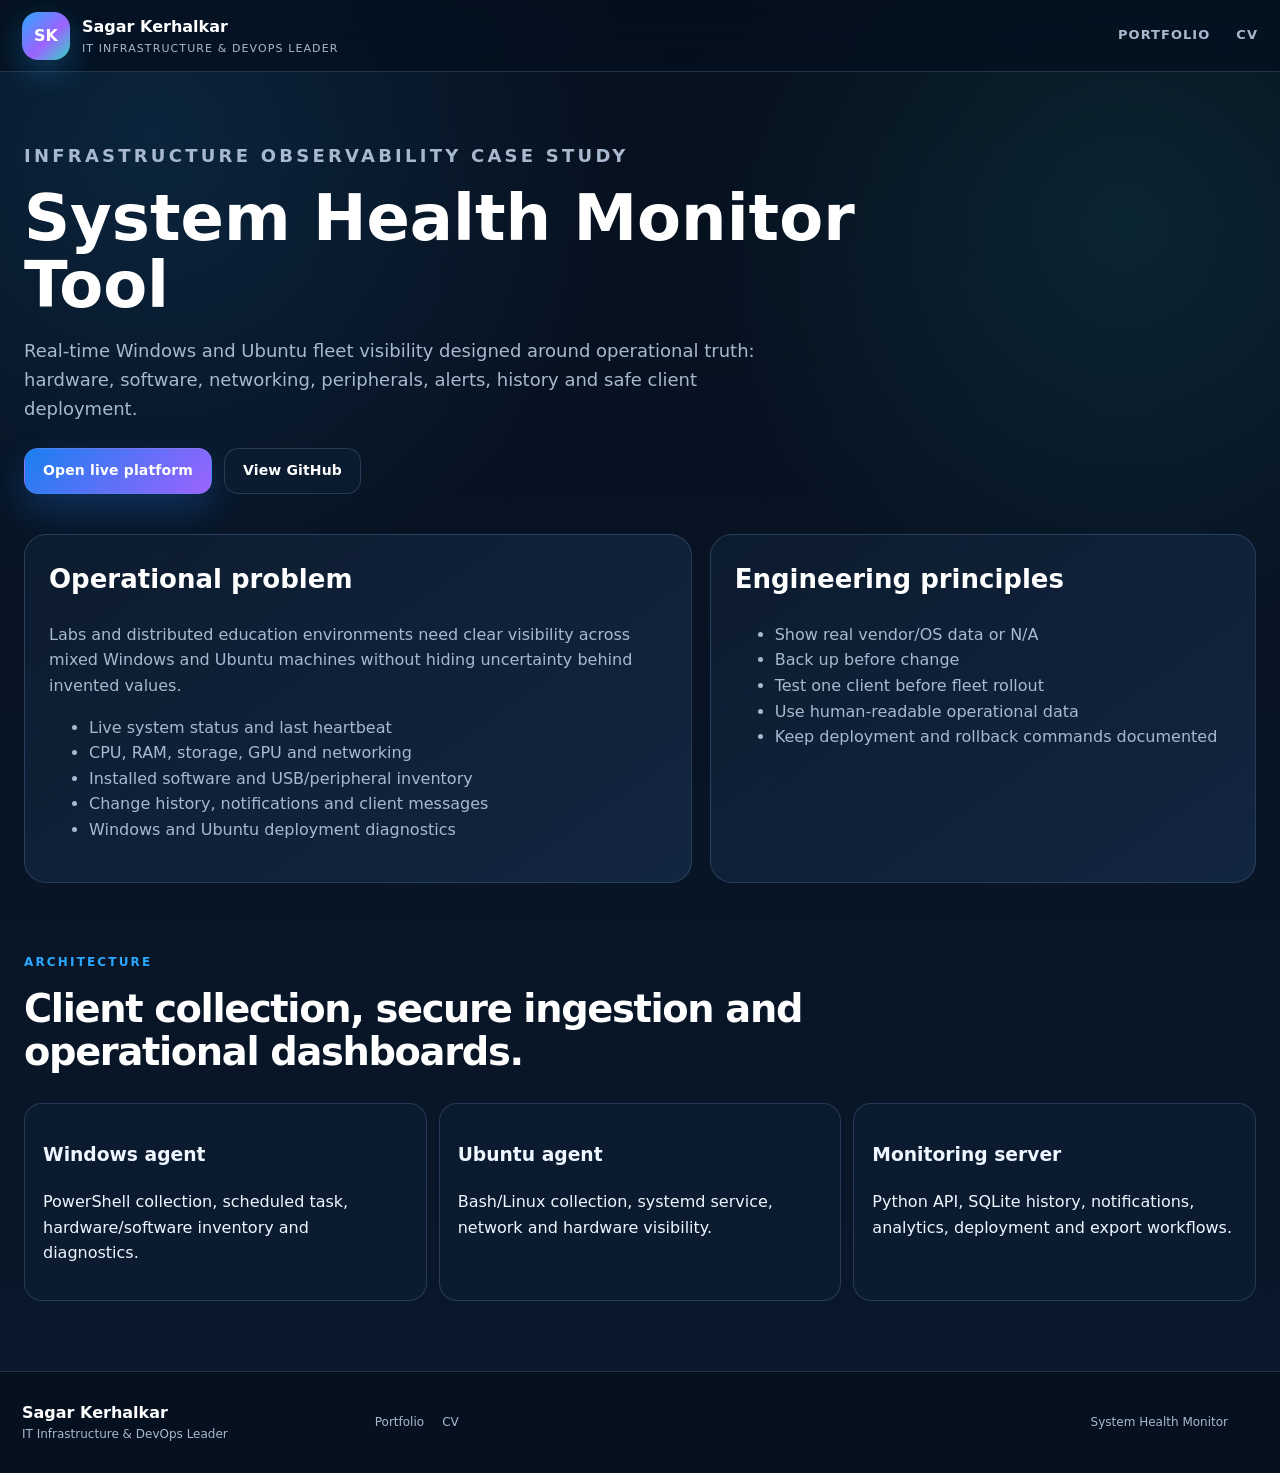
<file: projects/systemhealthmonitor/index.html>
<!doctype html><html lang="en" data-theme="dark"><head><meta charset="utf-8"><meta name="viewport" content="width=device-width,initial-scale=1"><title>System Health Monitor | Sagar Kerhalkar</title><meta name="description" content="Cross-platform Windows and Ubuntu infrastructure observability case study."><link rel="stylesheet" href="../../assets/site.css"><style>.case-hero{padding-block:70px 40px}.case-hero h1{max-width:900px;margin:0;color:var(--strong);font-size:clamp(36px,5vw,64px);line-height:1.05}.case-hero p{max-width:780px;color:var(--muted);font-size:18px}.case-grid{display:grid;grid-template-columns:1.1fr .9fr;gap:18px}.case-card{padding:24px;border:1px solid var(--line);border-radius:22px;background:linear-gradient(145deg,var(--surface),var(--surface2))}.case-card h2{margin-top:0;color:var(--strong);font-size:26px}.case-card p,.case-card li{color:var(--muted);font-size:16px}.arch{display:grid;grid-template-columns:repeat(3,1fr);gap:12px;margin-top:20px}.arch article{padding:18px;border:1px solid var(--line);border-radius:18px;background:var(--surface)}@media(max-width:800px){.case-grid,.arch{grid-template-columns:1fr}.case-hero h1{font-size:34px}}</style></head><body><header class="site-header"><a class="brand" href="../../"><span class="brand-mark">SK</span><span><strong>Sagar Kerhalkar</strong><small>IT Infrastructure &amp; DevOps Leader</small></span></a><nav class="desktop-nav"><a href="../../">Portfolio</a><a href="../../cv/">CV</a></nav></header><main><section class="shell case-hero"><p class="eyebrow">Infrastructure observability case study</p><h1>System Health Monitor Tool</h1><p>Real-time Windows and Ubuntu fleet visibility designed around operational truth: hardware, software, networking, peripherals, alerts, history and safe client deployment.</p><div class="hero-actions"><a class="button primary" href="https://monitor.sagarkerhalkar.com" target="_blank" rel="noopener">Open live platform</a><a class="button secondary" href="https://github.com/sagarkerhalkar/Systeam_Monitor_Tool" target="_blank" rel="noopener">View GitHub</a></div></section><section class="shell case-grid"><article class="case-card"><h2>Operational problem</h2><p>Labs and distributed education environments need clear visibility across mixed Windows and Ubuntu machines without hiding uncertainty behind invented values.</p><ul><li>Live system status and last heartbeat</li><li>CPU, RAM, storage, GPU and networking</li><li>Installed software and USB/peripheral inventory</li><li>Change history, notifications and client messages</li><li>Windows and Ubuntu deployment diagnostics</li></ul></article><article class="case-card"><h2>Engineering principles</h2><ul><li>Show real vendor/OS data or N/A</li><li>Back up before change</li><li>Test one client before fleet rollout</li><li>Use human-readable operational data</li><li>Keep deployment and rollback commands documented</li></ul></article></section><section class="shell" style="padding-block:70px"><div class="section-heading"><div><p class="eyebrow">Architecture</p><h2>Client collection, secure ingestion and operational dashboards.</h2></div></div><div class="arch"><article><h3>Windows agent</h3><p>PowerShell collection, scheduled task, hardware/software inventory and diagnostics.</p></article><article><h3>Ubuntu agent</h3><p>Bash/Linux collection, systemd service, network and hardware visibility.</p></article><article><h3>Monitoring server</h3><p>Python API, SQLite history, notifications, analytics, deployment and export workflows.</p></article></div></section></main><footer class="site-footer"><div><strong>Sagar Kerhalkar</strong><span>IT Infrastructure &amp; DevOps Leader</span></div><nav><a href="../../">Portfolio</a><a href="../../cv/">CV</a></nav><p>System Health Monitor</p></footer></body></html>
</file>
<file: assets/site.css>
:root{color-scheme:dark;--bg:#06101e;--bg2:#09182b;--surface:rgba(14,30,51,.78);--surface-solid:#0e1e33;--surface2:#132640;--surface3:#182d4b;--text:#eef6ff;--strong:#ffffff;--muted:#a8b9cf;--line:rgba(126,168,222,.22);--blue:#2aa8ff;--cyan:#31d8c4;--violet:#9c63ff;--green:#42e2a5;--amber:#ffbd59;--danger:#ff6f84;--shadow:0 28px 90px rgba(0,0,0,.34);--header:72px;--shell:1320px;--radius:24px;--font:"Inter","Segoe UI Variable Display","Segoe UI",ui-sans-serif,system-ui,-apple-system,BlinkMacSystemFont,sans-serif}
html[data-theme="light"]{color-scheme:light;--bg:#f4f8fd;--bg2:#eaf2fb;--surface:rgba(255,255,255,.86);--surface-solid:#ffffff;--surface2:#f3f7fc;--surface3:#eaf2fb;--text:#20324c;--strong:#0c1b31;--muted:#566c89;--line:rgba(36,76,126,.18);--shadow:0 24px 70px rgba(41,72,116,.15)}
*{box-sizing:border-box}html{scroll-behavior:smooth;scroll-padding-top:calc(var(--header) + 18px)}body{margin:0;min-width:320px;overflow-x:hidden;background:radial-gradient(circle at 12% 9%,color-mix(in srgb,var(--blue) 13%,transparent),transparent 27%),radial-gradient(circle at 88% 15%,color-mix(in srgb,var(--cyan) 10%,transparent),transparent 25%),linear-gradient(180deg,var(--bg),var(--bg2));color:var(--text);font-family:var(--font);font-size:16px;line-height:1.6;font-feature-settings:"kern" 1,"liga" 1;text-rendering:optimizeLegibility}.scene-bg{position:fixed;inset:0;z-index:-2;overflow:hidden;pointer-events:none;background-image:linear-gradient(var(--line) 1px,transparent 1px),linear-gradient(90deg,var(--line) 1px,transparent 1px);background-size:62px 62px;mask-image:linear-gradient(to bottom,black,transparent 75%);opacity:.23}.scene-bg i{position:absolute;width:420px;height:420px;border-radius:50%;filter:blur(70px);opacity:.14;animation:drift 18s ease-in-out infinite}.scene-bg i:nth-child(1){background:var(--blue);left:-140px;top:8%}.scene-bg i:nth-child(2){background:var(--violet);right:-160px;top:23%;animation-delay:-6s}.scene-bg i:nth-child(3){background:var(--cyan);left:45%;bottom:-230px;animation-delay:-12s}.skip-link{position:fixed;left:14px;top:-70px;z-index:1000;background:var(--strong);color:var(--bg);padding:10px 14px;border-radius:10px}.skip-link:focus{top:12px}a{color:inherit}.shell{width:min(calc(100% - 48px),var(--shell));margin-inline:auto}.site-header{position:sticky;top:0;z-index:100;min-height:var(--header);display:flex;align-items:center;gap:28px;padding:10px max(22px,calc((100vw - var(--shell))/2));background:color-mix(in srgb,var(--bg) 82%,transparent);backdrop-filter:blur(20px) saturate(140%);border-bottom:1px solid var(--line)}.brand{display:flex;align-items:center;gap:12px;text-decoration:none;min-width:300px}.brand-mark{width:48px;height:48px;display:grid;place-items:center;border-radius:16px;background:linear-gradient(135deg,var(--blue),var(--violet) 56%,var(--cyan));box-shadow:0 12px 32px color-mix(in srgb,var(--blue) 28%,transparent);color:white;font-weight:900}.brand strong,.brand small{display:block}.brand strong{color:var(--strong);font-size:16px}.brand small{color:var(--muted);font-size:11px;letter-spacing:.1em;text-transform:uppercase}.desktop-nav{margin-left:auto;display:flex;align-items:center;gap:26px}.desktop-nav a{position:relative;text-decoration:none;color:var(--muted);font-size:13px;font-weight:800;letter-spacing:.08em;text-transform:uppercase}.desktop-nav a:after{content:"";position:absolute;left:0;right:100%;bottom:-9px;height:2px;background:linear-gradient(90deg,var(--cyan),var(--violet));transition:.25s}.desktop-nav a:hover{color:var(--strong)}.desktop-nav a:hover:after{right:0}.header-actions{display:flex;gap:8px}.icon-button,.menu-button{width:44px;height:44px;border:1px solid var(--line);border-radius:14px;background:var(--surface);color:var(--strong);cursor:pointer}.menu-button{display:none;padding:11px}.menu-button i{display:block;height:2px;margin:5px;background:currentColor}.mobile-nav{display:none;position:fixed;z-index:95;top:var(--header);left:14px;right:14px;padding:16px;border:1px solid var(--line);border-radius:18px;background:var(--surface-solid);box-shadow:var(--shadow)}.mobile-nav.open{display:grid}.mobile-nav a{padding:12px;text-decoration:none;border-bottom:1px solid var(--line);font-weight:750}.mobile-nav a:last-child{border:0}.button{min-height:46px;display:inline-flex;align-items:center;justify-content:center;padding:0 18px;border-radius:14px;border:1px solid var(--line);text-decoration:none;font-size:14px;font-weight:850;letter-spacing:.01em;transition:.25s}.button:hover{transform:translateY(-2px)}.button.primary{color:white;background:linear-gradient(135deg,#197ff0,var(--violet));box-shadow:0 16px 35px rgba(41,124,255,.24)}.button.secondary{background:var(--surface);color:var(--strong)}.eyebrow{margin:0 0 14px;color:var(--blue);font-size:12px;font-weight:900;letter-spacing:.18em;text-transform:uppercase}.hero{min-height:calc(100svh - var(--header));display:grid;grid-template-columns:minmax(0,1.12fr) minmax(520px,.88fr);align-items:center;gap:54px;padding-block:54px}.availability{width:max-content;max-width:100%;display:flex;align-items:center;gap:10px;padding:9px 13px;border:1px solid color-mix(in srgb,var(--green) 45%,var(--line));border-radius:999px;background:color-mix(in srgb,var(--green) 8%,var(--surface));color:color-mix(in srgb,var(--green) 80%,var(--strong));font-size:12px;font-weight:800}.availability i,.live-dot,.console-bar i{width:8px;height:8px;border-radius:50%;background:var(--green);box-shadow:0 0 0 6px color-mix(in srgb,var(--green) 12%,transparent);animation:pulse 2s ease-in-out infinite}.hero-copy>.eyebrow{margin-top:26px}.hero-title{margin:0;color:var(--strong);font-size:clamp(34px,3.2vw,46px);font-weight:780;line-height:1.07;letter-spacing:-.05em}.hero-title span{display:block;white-space:nowrap}.micro-statement{margin:18px 0 0;color:var(--cyan);font-size:18px;font-weight:800}.hero-lead{max-width:720px;margin:18px 0 0;color:var(--muted);font-size:17px;line-height:1.72}.role-line{display:flex;align-items:center;gap:12px;margin-top:20px;color:var(--muted);font-size:14px}.role-line strong{color:var(--strong);padding:8px 12px;border:1px solid var(--line);border-radius:10px;background:var(--surface)}.hero-actions{display:flex;gap:12px;flex-wrap:wrap;margin-top:24px}.stats-row{display:grid;grid-template-columns:repeat(4,minmax(0,1fr));gap:10px;margin-top:28px}.stat-card{padding:14px;border:1px solid var(--line);border-radius:16px;background:linear-gradient(145deg,var(--surface),color-mix(in srgb,var(--surface2) 82%,transparent));box-shadow:0 12px 35px rgba(0,0,0,.08)}.stat-card strong{display:block;color:var(--strong);font-size:23px}.stat-card span{color:var(--muted);font-size:11px}.hero-visual{perspective:1400px}.tilt-card{transform-style:preserve-3d;will-change:transform}.ops-console{position:relative;padding:14px;border:1px solid var(--line);border-radius:28px;background:linear-gradient(145deg,color-mix(in srgb,var(--surface-solid) 95%,transparent),color-mix(in srgb,var(--surface2) 86%,transparent));box-shadow:var(--shadow);overflow:visible}.ops-console:before{content:"";position:absolute;inset:-1px;border-radius:inherit;padding:1px;background:linear-gradient(135deg,color-mix(in srgb,var(--cyan) 72%,transparent),transparent 35%,color-mix(in srgb,var(--violet) 60%,transparent));-webkit-mask:linear-gradient(#000 0 0) content-box,linear-gradient(#000 0 0);-webkit-mask-composite:xor;mask-composite:exclude;pointer-events:none}.console-bar{display:flex;align-items:center;justify-content:space-between;gap:12px;padding:3px 4px 12px;color:var(--muted);font-size:11px;text-transform:uppercase;letter-spacing:.1em}.console-bar span{display:flex;align-items:center;gap:9px}.portrait-stage{position:relative;min-height:468px;display:grid;place-items:center;isolation:isolate;perspective:1200px}.portrait-frame{position:relative;z-index:3;width:min(70%,350px);aspect-ratio:4/5;border:1px solid color-mix(in srgb,var(--cyan) 45%,var(--line));border-radius:30px;overflow:hidden;background:var(--surface2);box-shadow:0 32px 70px rgba(0,0,0,.34),0 0 0 8px color-mix(in srgb,var(--blue) 5%,transparent);transform:translateZ(34px)}.portrait-frame img{width:100%;height:100%;object-fit:cover;object-position:center 25%;display:block}.portrait-frame:after{content:"";position:absolute;inset:0;background:linear-gradient(to top,rgba(3,10,22,.82),transparent 42%);pointer-events:none}.portrait-caption{position:absolute;z-index:2;left:20px;right:20px;bottom:18px}.portrait-caption span,.portrait-caption strong,.portrait-caption small{display:block}.portrait-caption span{color:var(--cyan);font-size:9px;font-weight:900;letter-spacing:.16em;text-transform:uppercase}.portrait-caption strong{margin-top:4px;color:white;font-size:17px}.portrait-caption small{color:#c7d5e7;font-size:11px}.scanline{position:absolute;z-index:3;left:0;right:0;height:2px;top:0;background:linear-gradient(90deg,transparent,var(--cyan),transparent);box-shadow:0 0 16px var(--cyan);animation:scan 5.8s linear infinite}.orbit-ring{position:absolute;z-index:1;width:88%;height:74%;border:1px solid color-mix(in srgb,var(--blue) 34%,transparent);border-radius:50%;transform-style:preserve-3d}.ring-one{transform:rotateX(67deg) rotateZ(12deg);animation:ringRotate 18s linear infinite}.ring-two{width:76%;height:88%;transform:rotateY(66deg) rotateZ(-12deg);border-color:color-mix(in srgb,var(--violet) 36%,transparent);animation:ringRotateReverse 22s linear infinite}.orbit-label{position:absolute;z-index:5;padding:8px 13px;border:1px solid color-mix(in srgb,var(--cyan) 42%,var(--line));border-radius:999px;background:color-mix(in srgb,var(--surface-solid) 90%,transparent);box-shadow:0 12px 30px rgba(0,0,0,.22),inset 0 1px rgba(255,255,255,.08);color:var(--strong);font-size:11px;font-weight:900;letter-spacing:.08em;text-transform:uppercase;backdrop-filter:blur(12px);animation:orbitLabel 20s linear infinite;will-change:transform,opacity}.orbit-b{animation-delay:-5s}.orbit-c{animation-delay:-10s}.orbit-d{animation-delay:-15s}.console-analytics{display:grid;grid-template-columns:1.04fr .96fr;gap:10px}.platform-panel,.signal-panel{padding:14px;border:1px solid var(--line);border-radius:18px;background:var(--surface)}.platform-panel header,.signal-panel header{display:flex;justify-content:space-between;color:var(--muted);font-size:10px;text-transform:uppercase;letter-spacing:.1em}.platform-panel header b{color:var(--strong);font-size:18px}.signal-panel header b{color:var(--green)}.platform-content{display:grid;grid-template-columns:122px 1fr;align-items:center;gap:8px;margin-top:5px}.devops-infinity{width:122px;overflow:visible}.loop-shadow{fill:none;stroke:var(--line);stroke-width:12}.loop-flow{fill:none;stroke:url(#loopGradient);stroke-width:7;stroke-linecap:round;stroke-dasharray:38 15;animation:dash 3.4s linear infinite;filter:drop-shadow(0 0 7px color-mix(in srgb,var(--blue) 48%,transparent))}.devops-infinity text{fill:var(--strong);font-size:12px;font-weight:900;letter-spacing:.12em}.platform-content ul{list-style:none;margin:0;padding:0;display:grid;gap:5px}.platform-content li{position:relative;padding:5px 8px 5px 19px;border:1px solid var(--line);border-radius:8px;background:var(--surface2);color:var(--muted);font-size:9.5px;font-weight:800}.platform-content li:before{content:"";position:absolute;left:8px;top:50%;width:5px;height:5px;border-radius:50%;background:var(--blue);transform:translateY(-50%);box-shadow:0 0 7px var(--blue)}.signal-panel svg{width:100%;height:85px}.signal-area{fill:url(#area)}.signal-line{fill:none;stroke:url(#signal);stroke-width:5;stroke-linecap:round;stroke-dasharray:650;stroke-dashoffset:650;animation:draw 3.2s ease forwards}.signal-panel footer{display:flex;justify-content:space-between;color:var(--muted);font-size:8px;text-transform:uppercase}.console-footer{display:grid;grid-template-columns:1fr auto;gap:12px;align-items:center;margin-top:10px;padding:12px 14px;border:1px solid var(--line);border-radius:16px;background:var(--surface)}.console-footer span,.console-footer strong{display:block}.console-footer span{color:var(--blue);font-size:9px;font-weight:900;text-transform:uppercase;letter-spacing:.1em}.console-footer strong{margin-top:4px;color:var(--muted);font-size:9.5px;line-height:1.5}.pulse-nodes{display:flex;gap:7px}.pulse-nodes i{width:9px;height:9px;border-radius:50%;background:var(--blue);animation:nodePulse 1.8s ease-in-out infinite}.pulse-nodes i:nth-child(2){animation-delay:-.3s;background:var(--cyan)}.pulse-nodes i:nth-child(3){animation-delay:-.6s;background:var(--violet)}.pulse-nodes i:nth-child(4){animation-delay:-.9s;background:var(--green)}.pulse-nodes i:nth-child(5){animation-delay:-1.2s;background:var(--amber)}.tool-ribbon{overflow:hidden;border-block:1px solid var(--line);background:color-mix(in srgb,var(--surface-solid) 65%,transparent)}.tool-ribbon-track{display:flex;width:max-content;gap:10px;padding:12px;animation:marquee 34s linear infinite}.tool-chip{display:flex;align-items:center;gap:8px;padding:8px 11px;border:1px solid var(--line);border-radius:999px;background:var(--surface);color:var(--muted);font-size:12px;font-weight:800;white-space:nowrap}.tool-chip i{width:23px;height:23px;display:grid;place-items:center;border-radius:7px;background:linear-gradient(135deg,color-mix(in srgb,var(--blue) 30%,var(--surface2)),color-mix(in srgb,var(--violet) 30%,var(--surface2)));color:var(--strong);font-size:9px}.reveal{opacity:0;transform:translateY(24px);transition:opacity .75s ease,transform .75s ease}.reveal.visible{opacity:1;transform:none}section[id]:not(.hero){padding-block:92px}.section-split{display:grid;grid-template-columns:1.02fr .98fr;gap:56px;align-items:center}.section-copy h2,.section-heading h2,.contact-shell h2{margin:0;color:var(--strong);font-size:clamp(30px,3vw,44px);line-height:1.12;letter-spacing:-.035em}.section-copy>p:not(.eyebrow),.section-heading>p,.contact-shell p{color:var(--muted);font-size:17px}.profile-tags{display:flex;flex-wrap:wrap;gap:8px;margin-top:20px}.profile-tags span{padding:8px 10px;border:1px solid var(--line);border-radius:999px;background:var(--surface);font-size:12px;font-weight:750}.overview-dashboard{display:grid;grid-template-columns:repeat(2,1fr);gap:10px}.overview-dashboard article{padding:20px;border:1px solid var(--line);border-radius:20px;background:linear-gradient(145deg,var(--surface),var(--surface2));box-shadow:0 14px 34px rgba(0,0,0,.08)}.overview-dashboard span,.overview-dashboard strong,.overview-dashboard p{display:block}.overview-dashboard span{color:var(--blue);font-size:10px;font-weight:900;text-transform:uppercase;letter-spacing:.1em}.overview-dashboard strong{margin-top:7px;color:var(--strong);font-size:17px}.overview-dashboard p{margin:5px 0 0;color:var(--muted);font-size:12px}.overview-primary{grid-column:1/-1}.mini-bars{display:flex;align-items:end;gap:5px;height:52px;margin-top:18px}.mini-bars i{flex:1;border-radius:5px 5px 2px 2px;background:linear-gradient(var(--cyan),var(--blue));animation:bars 2.2s ease-in-out infinite}.mini-bars i:nth-child(1){height:34%}.mini-bars i:nth-child(2){height:60%;animation-delay:-.2s}.mini-bars i:nth-child(3){height:44%;animation-delay:-.4s}.mini-bars i:nth-child(4){height:86%;animation-delay:-.6s}.mini-bars i:nth-child(5){height:55%;animation-delay:-.8s}.mini-bars i:nth-child(6){height:72%;animation-delay:-1s}.mini-bars i:nth-child(7){height:50%;animation-delay:-1.2s}.mini-bars i:nth-child(8){height:92%;animation-delay:-1.4s}.section-heading{display:flex;justify-content:space-between;align-items:end;gap:30px;margin-bottom:30px}.section-heading>div{max-width:780px}.section-heading>p{max-width:420px;text-align:right}.tooling-hero{display:flex;align-items:center;justify-content:space-between;gap:30px;padding:18px 20px;border:1px solid var(--line);border-radius:22px;background:linear-gradient(135deg,var(--surface),var(--surface2));box-shadow:0 16px 40px rgba(0,0,0,.08)}.tooling-loop{display:flex;align-items:center;gap:18px}.large-infinity{width:130px;overflow:visible}.large-infinity path{fill:none;stroke:var(--blue);stroke-width:8;stroke-linecap:round;stroke-dasharray:32 14;animation:dash 3.2s linear infinite;filter:drop-shadow(0 0 7px color-mix(in srgb,var(--blue) 42%,transparent))}.tooling-loop span,.tooling-loop strong{display:block}.tooling-loop span{color:var(--blue);font-size:10px;font-weight:900;text-transform:uppercase;letter-spacing:.12em}.tooling-loop strong{margin-top:5px;color:var(--strong);font-size:16px}.pipeline{display:flex;gap:9px}.pipeline i{width:12px;height:12px;border-radius:50%;background:var(--line);animation:pipeline 2.4s ease-in-out infinite}.pipeline i:nth-child(2){animation-delay:-.4s}.pipeline i:nth-child(3){animation-delay:-.8s}.pipeline i:nth-child(4){animation-delay:-1.2s}.pipeline i:nth-child(5){animation-delay:-1.6s}.pipeline i:nth-child(6){animation-delay:-2s}.tool-groups{display:grid;grid-template-columns:repeat(3,1fr);gap:14px;margin-top:18px}.tool-group{position:relative;padding:20px;border:1px solid var(--line);border-radius:20px;background:linear-gradient(145deg,var(--surface),var(--surface2));overflow:hidden;transform-style:preserve-3d;transition:.3s}.tool-group:hover{transform:translateY(-6px) rotateX(2deg);box-shadow:0 22px 45px rgba(0,0,0,.16)}.tool-group:after{content:"";position:absolute;inset:auto -25% -55% 25%;height:140px;background:radial-gradient(circle,var(--accent,rgba(42,168,255,.22)),transparent 66%);pointer-events:none}.tool-group .tool-icon{width:42px;height:42px;display:grid;place-items:center;border-radius:13px;background:linear-gradient(135deg,color-mix(in srgb,var(--blue) 32%,var(--surface2)),color-mix(in srgb,var(--violet) 30%,var(--surface2)));color:var(--strong);font-weight:900}.tool-group h3{margin:13px 0 5px;color:var(--strong);font-size:19px}.tool-group>p{margin:0;color:var(--muted);font-size:14px}.tool-pills{display:flex;flex-wrap:wrap;gap:7px;margin-top:15px}.tool-pills span{padding:7px 9px;border:1px solid var(--line);border-radius:999px;background:var(--surface3);color:var(--muted);font-size:11px;font-weight:800;animation:chipFloat 4.5s ease-in-out infinite}.tool-pills span:nth-child(3n+2){animation-delay:-1.5s}.tool-pills span:nth-child(3n){animation-delay:-3s}.project-grid{display:grid;grid-template-columns:repeat(2,1fr);gap:16px}.project-card{position:relative;min-height:330px;padding:22px;border:1px solid var(--line);border-radius:22px;background:linear-gradient(145deg,var(--surface),var(--surface2));overflow:hidden;transform-style:preserve-3d;transition:.3s}.project-card:hover{transform:translateY(-7px) rotateX(1.6deg) rotateY(-1.3deg);box-shadow:0 26px 60px rgba(0,0,0,.18)}.project-card .type{color:var(--blue);font-size:10px;font-weight:900;letter-spacing:.12em;text-transform:uppercase}.project-card h3{margin:8px 0;color:var(--strong);font-size:24px}.project-card p{max-width:600px;color:var(--muted);font-size:15px}.project-tags{display:flex;gap:6px;flex-wrap:wrap}.project-tags span{padding:6px 8px;border:1px solid var(--line);border-radius:999px;font-size:10px;font-weight:800}.project-visual{position:absolute;right:-25px;bottom:-40px;width:210px;height:150px;opacity:.65;transform:rotate(-8deg);border:1px solid var(--line);border-radius:20px;background:linear-gradient(145deg,color-mix(in srgb,var(--blue) 18%,var(--surface3)),color-mix(in srgb,var(--violet) 15%,var(--surface2)));box-shadow:0 20px 45px rgba(0,0,0,.2)}.project-visual:before{content:"";position:absolute;inset:18px;border-radius:12px;background:repeating-linear-gradient(90deg,transparent 0 17px,color-mix(in srgb,var(--blue) 20%,transparent) 18px),repeating-linear-gradient(0deg,transparent 0 17px,color-mix(in srgb,var(--cyan) 16%,transparent) 18px)}.project-links{display:flex;gap:10px;margin-top:18px}.project-links a{font-size:12px;font-weight:900;color:var(--blue)}.career-layout{display:grid;grid-template-columns:260px 1fr 340px;gap:14px}.experience-tabs{display:grid;align-content:start;gap:8px}.experience-tabs button{padding:14px;text-align:left;border:1px solid var(--line);border-radius:14px;background:var(--surface);color:var(--muted);cursor:pointer}.experience-tabs button.active{background:linear-gradient(135deg,color-mix(in srgb,var(--blue) 15%,var(--surface)),color-mix(in srgb,var(--violet) 10%,var(--surface)));color:var(--strong);border-color:color-mix(in srgb,var(--blue) 42%,var(--line))}.experience-tabs strong,.experience-tabs span{display:block}.experience-tabs strong{font-size:14px}.experience-tabs span{font-size:11px}.experience-panel,.education-panel{padding:22px;border:1px solid var(--line);border-radius:22px;background:linear-gradient(145deg,var(--surface),var(--surface2))}.experience-panel .period{color:var(--blue);font-size:11px;font-weight:900;text-transform:uppercase}.experience-panel h3{margin:8px 0 2px;color:var(--strong);font-size:27px}.experience-panel h4{margin:0;color:var(--muted);font-size:14px}.experience-panel p{color:var(--muted);font-size:15px}.highlight-list{display:grid;grid-template-columns:repeat(2,1fr);gap:8px;margin-top:18px}.highlight-list span{padding:9px;border:1px solid var(--line);border-radius:10px;background:var(--surface3);font-size:11px;font-weight:750}.education-panel h3{margin-top:0;color:var(--strong);font-size:20px}.education-entry{padding:14px 0;border-top:1px solid var(--line)}.education-entry:first-of-type{border-top:0}.education-entry small,.education-entry strong,.education-entry span,.education-entry p{display:block}.education-entry small{color:var(--blue);font-size:10px;font-weight:900;text-transform:uppercase}.education-entry strong{margin-top:5px;color:var(--strong);font-size:16px}.education-entry span,.education-entry p{color:var(--muted);font-size:12px}.cert-grid{display:grid;grid-template-columns:repeat(3,1fr);gap:14px}.cert-card{padding:20px;border:1px solid var(--line);border-radius:20px;background:linear-gradient(145deg,var(--surface),var(--surface2));transition:.3s}.cert-card:hover{transform:translateY(-5px);box-shadow:0 22px 45px rgba(0,0,0,.14)}.cert-category{color:var(--blue);font-size:9px;font-weight:900;text-transform:uppercase;letter-spacing:.12em}.cert-card h3{margin:9px 0 5px;color:var(--strong);font-size:18px}.cert-card .issuer{color:var(--muted);font-size:12px}.cert-meta{display:grid;grid-template-columns:1fr 1fr;gap:8px;margin-top:14px}.cert-meta div{padding:8px;border:1px solid var(--line);border-radius:10px;background:var(--surface3)}.cert-meta span,.cert-meta strong{display:block}.cert-meta span{color:var(--muted);font-size:8px;text-transform:uppercase}.cert-meta strong{color:var(--strong);font-size:10px}.principles-grid{display:grid;grid-template-columns:repeat(4,1fr);gap:13px}.principle{padding:20px;border:1px solid var(--line);border-radius:20px;background:var(--surface)}.principle b{color:var(--strong);font-size:16px}.principle p{color:var(--muted);font-size:13px}.contact-shell{display:flex;align-items:center;justify-content:space-between;gap:30px;padding:30px;border:1px solid var(--line);border-radius:26px;background:linear-gradient(135deg,color-mix(in srgb,var(--blue) 10%,var(--surface)),color-mix(in srgb,var(--violet) 10%,var(--surface)));box-shadow:var(--shadow)}.contact-actions{display:flex;gap:10px;flex-wrap:wrap}.site-footer{display:grid;grid-template-columns:1fr auto auto;align-items:center;gap:30px;padding:28px max(22px,calc((100vw - var(--shell))/2));border-top:1px solid var(--line);background:color-mix(in srgb,var(--bg) 82%,transparent)}.site-footer strong,.site-footer span{display:block}.site-footer strong{color:var(--strong)}.site-footer span,.site-footer p{color:var(--muted);font-size:12px}.site-footer nav{display:flex;gap:18px}.site-footer a{color:var(--muted);font-size:12px;text-decoration:none}
@keyframes drift{50%{transform:translate3d(60px,-35px,0) scale(1.08)}}@keyframes pulse{50%{opacity:.5;transform:scale(.75)}}@keyframes scan{from{top:0}to{top:100%}}@keyframes ringRotate{to{transform:rotateX(67deg) rotateZ(372deg)}}@keyframes ringRotateReverse{to{transform:rotateY(66deg) rotateZ(-372deg)}}@keyframes orbitLabel{0%,100%{transform:translate3d(0,-205px,80px) scale(1);opacity:1}12.5%{transform:translate3d(178px,-145px,45px) scale(.94);opacity:.88}25%{transform:translate3d(220px,0,0) scale(.88);opacity:.76}37.5%{transform:translate3d(168px,150px,-35px) scale(.82);opacity:.65}50%{transform:translate3d(0,207px,-70px) scale(.78);opacity:.55}62.5%{transform:translate3d(-168px,150px,-35px) scale(.82);opacity:.65}75%{transform:translate3d(-220px,0,0) scale(.88);opacity:.76}87.5%{transform:translate3d(-178px,-145px,45px) scale(.94);opacity:.88}}@keyframes dash{to{stroke-dashoffset:-106}}@keyframes draw{to{stroke-dashoffset:0}}@keyframes nodePulse{50%{transform:translateY(-5px);box-shadow:0 0 12px currentColor}}@keyframes marquee{to{transform:translateX(-50%)}}@keyframes bars{50%{filter:brightness(1.4);transform:scaleY(.83)}}@keyframes pipeline{0%,100%{background:var(--line);transform:scale(.85)}50%{background:var(--cyan);box-shadow:0 0 12px var(--cyan);transform:scale(1.15)}}@keyframes chipFloat{50%{transform:translateY(-2px);border-color:color-mix(in srgb,var(--blue) 50%,var(--line))}}
@media(max-width:1180px){.hero{grid-template-columns:1fr 500px;gap:34px}.hero-title{font-size:clamp(31px,3.35vw,42px)}.tool-groups{grid-template-columns:repeat(2,1fr)}.career-layout{grid-template-columns:230px 1fr}.education-panel{grid-column:1/-1}.cert-grid{grid-template-columns:repeat(2,1fr)}}
@media(max-width:1080px){.desktop-nav{display:none}.menu-button{display:block}.brand{min-width:0}.hero{min-height:auto;grid-template-columns:1fr;padding-block:46px 38px}.hero-copy{max-width:820px}.hero-title{font-size:clamp(32px,5.4vw,42px)}.hero-visual{width:min(100%,780px);margin:auto}.section-split{grid-template-columns:1fr}.section-heading{align-items:start}.section-heading>p{text-align:left}.career-layout{grid-template-columns:1fr}.experience-tabs{grid-template-columns:repeat(2,1fr)}.education-panel{grid-column:auto}.principles-grid{grid-template-columns:repeat(2,1fr)}.contact-shell{display:grid}.site-footer{grid-template-columns:1fr 1fr}}
@media(max-width:700px){:root{--header:64px}.site-header{padding-inline:14px}.brand-mark{width:41px;height:41px;border-radius:13px}.brand strong{font-size:13px}.brand small{font-size:8px}.shell{width:min(calc(100% - 28px),var(--shell))}.hero{padding-block:30px 28px;gap:24px}.availability{font-size:10px;line-height:1.35}.hero-copy>.eyebrow{margin-top:20px}.eyebrow{font-size:10px}.hero-title{font-size:clamp(21px,6vw,29px);letter-spacing:-.055em;line-height:1.12}.micro-statement{font-size:15px}.hero-lead{font-size:15px;line-height:1.65}.role-line{display:grid;gap:7px}.hero-actions{display:grid}.hero-actions .button{width:100%}.stats-row{grid-template-columns:repeat(2,1fr)}.ops-console{padding:10px;border-radius:21px}.portrait-stage{min-height:410px}.portrait-frame{width:min(72%,300px)}.orbit-label{font-size:8.5px;padding:6px 9px}.console-analytics{grid-template-columns:1fr}.console-footer{grid-template-columns:1fr}.platform-content{grid-template-columns:118px 1fr}.section-copy h2,.section-heading h2,.contact-shell h2{font-size:clamp(28px,7.6vw,36px)}.section-copy>p:not(.eyebrow),.section-heading>p,.contact-shell p{font-size:16px}.tooling-hero{display:grid}.tooling-loop{align-items:flex-start}.large-infinity{width:95px}.pipeline{justify-content:flex-start}.tool-groups,.project-grid,.cert-grid{grid-template-columns:1fr}.experience-tabs{grid-template-columns:1fr}.highlight-list{grid-template-columns:1fr}.principles-grid{grid-template-columns:1fr}.contact-shell{padding:22px}.contact-actions{display:grid}.contact-actions .button{width:100%}.site-footer{grid-template-columns:1fr;padding-inline:18px}.site-footer nav{order:3}section[id]:not(.hero){padding-block:68px}}
@media(max-width:470px){.brand small{display:none}.portrait-stage{min-height:365px}.portrait-frame{width:min(74%,270px)}.orbit-label{font-size:7.5px}.console-footer{display:none}.platform-content{grid-template-columns:104px 1fr}.devops-infinity{width:104px}.tooling-loop{display:grid}.tooling-hero{padding:16px}.overview-dashboard{grid-template-columns:1fr}.overview-primary{grid-column:auto}.site-footer{gap:12px}}
@media(prefers-reduced-motion:reduce){html{scroll-behavior:auto}.scene-bg i,.availability i,.scanline,.orbit-ring,.orbit-label,.loop-flow,.signal-line,.pulse-nodes i,.tool-ribbon-track,.mini-bars i,.large-infinity path,.pipeline i,.tool-pills span{animation:none!important}.reveal{opacity:1;transform:none;transition:none}.tilt-card{transform:none!important}}

/* V7 final responsive containment and human-readable two-line title */
.hero-copy,.hero-visual,.ops-console,.portrait-stage,.console-analytics,.platform-panel,.signal-panel{min-width:0}
.ops-console{overflow:hidden}
.availability{width:fit-content}
.availability span{min-width:0;overflow-wrap:anywhere}
.hero-title{max-width:100%}
.orbit-label{--orbit-x:170px;--orbit-y:188px;transform-style:preserve-3d}
@keyframes orbitLabel{
  0%,100%{transform:translate3d(0,calc(var(--orbit-y) * -1),80px) scale(1);opacity:1}
  12.5%{transform:translate3d(calc(var(--orbit-x) * .78),calc(var(--orbit-y) * -.70),45px) scale(.94);opacity:.9}
  25%{transform:translate3d(var(--orbit-x),0,0) scale(.88);opacity:.8}
  37.5%{transform:translate3d(calc(var(--orbit-x) * .76),calc(var(--orbit-y) * .72),-35px) scale(.84);opacity:.7}
  50%{transform:translate3d(0,var(--orbit-y),-70px) scale(.8);opacity:.6}
  62.5%{transform:translate3d(calc(var(--orbit-x) * -.76),calc(var(--orbit-y) * .72),-35px) scale(.84);opacity:.7}
  75%{transform:translate3d(calc(var(--orbit-x) * -1),0,0) scale(.88);opacity:.8}
  87.5%{transform:translate3d(calc(var(--orbit-x) * -.78),calc(var(--orbit-y) * -.70),45px) scale(.94);opacity:.9}
}
@media(max-width:1080px){
  .hero-copy,.hero-visual{width:100%}
  .hero-visual{max-width:780px}
}
@media(max-width:700px){
  .hero-title{font-size:clamp(20px,5.5vw,24px);line-height:1.14;letter-spacing:-.05em}
  .hero-title span{max-width:100%}
  .availability{font-size:10px;max-width:100%;white-space:normal}
  .orbit-label{--orbit-x:min(34vw,145px);--orbit-y:146px}
  .portrait-stage{overflow:hidden;border-radius:18px}
}
@media(max-width:380px){
  .hero-title{font-size:20px}
  .orbit-label{--orbit-x:118px;--orbit-y:140px}
}
@media(max-width:700px){.portrait-caption{display:none}}

/* V7 international contact system, AI/DevOps orbit and equal-size 3D capability cards */
.icon-sprite{position:absolute;width:0;height:0;overflow:hidden}
.contact-icon svg,.portrait-meta svg,.footer-contact svg{width:18px;height:18px;fill:none;stroke:currentColor;stroke-width:1.8;stroke-linecap:round;stroke-linejoin:round;flex:none}
.contact-icon svg .fill-icon,.footer-contact svg .fill-icon{fill:currentColor;stroke:none}

.portrait-orbit{position:absolute;inset:0;z-index:5;pointer-events:none;transform-style:preserve-3d;perspective:1100px}
.orbit-label{
  --orbit-x:172px;--orbit-y:188px;
  left:50%;top:50%;width:124px;height:38px;margin:-19px 0 0 -62px;padding:0;
  display:grid;place-items:center;
  border:1px solid color-mix(in srgb,var(--cyan) 58%,var(--line));
  border-radius:13px;
  background:linear-gradient(145deg,color-mix(in srgb,var(--surface-solid) 96%,transparent),color-mix(in srgb,var(--surface2) 88%,transparent));
  box-shadow:0 15px 34px rgba(0,0,0,.28),0 0 0 1px rgba(255,255,255,.06) inset,0 0 26px color-mix(in srgb,var(--blue) 13%,transparent);
  color:var(--strong);font-size:10px;font-weight:900;letter-spacing:.075em;text-transform:uppercase;
  backdrop-filter:blur(14px) saturate(145%);
  transform-style:preserve-3d;
  animation:orbitLabelV7 24s linear infinite;
  animation-delay:calc(var(--i) * -4s);
  will-change:transform,opacity,filter;
}
.orbit-label:before{content:"";position:absolute;inset:1px;border-radius:11px;background:linear-gradient(115deg,rgba(255,255,255,.20),transparent 34%,transparent 66%,rgba(49,216,196,.12));pointer-events:none}
.orbit-label span{position:relative;z-index:1;white-space:nowrap;text-shadow:0 1px 12px color-mix(in srgb,var(--blue) 32%,transparent)}
.portrait-stage:hover .orbit-label{animation-play-state:paused}
@keyframes orbitLabelV7{
  0%,100%{transform:translate3d(0,calc(var(--orbit-y) * -1),92px) rotateX(-5deg) rotateY(0);opacity:1;filter:brightness(1.12)}
  12.5%{transform:translate3d(calc(var(--orbit-x) * .78),calc(var(--orbit-y) * -.70),58px) rotateX(-3deg) rotateY(-8deg);opacity:.96;filter:brightness(1.06)}
  25%{transform:translate3d(var(--orbit-x),0,18px) rotateX(0) rotateY(-12deg);opacity:.9;filter:brightness(1)}
  37.5%{transform:translate3d(calc(var(--orbit-x) * .76),calc(var(--orbit-y) * .72),-28px) rotateX(4deg) rotateY(-8deg);opacity:.76;filter:brightness(.9)}
  50%{transform:translate3d(0,var(--orbit-y),-58px) rotateX(7deg) rotateY(0);opacity:.62;filter:brightness(.82)}
  62.5%{transform:translate3d(calc(var(--orbit-x) * -.76),calc(var(--orbit-y) * .72),-28px) rotateX(4deg) rotateY(8deg);opacity:.76;filter:brightness(.9)}
  75%{transform:translate3d(calc(var(--orbit-x) * -1),0,18px) rotateX(0) rotateY(12deg);opacity:.9;filter:brightness(1)}
  87.5%{transform:translate3d(calc(var(--orbit-x) * -.78),calc(var(--orbit-y) * -.70),58px) rotateX(-3deg) rotateY(8deg);opacity:.96;filter:brightness(1.06)}
}

.portrait-caption{padding-top:8px}
.portrait-meta{display:flex;flex-wrap:wrap;align-items:center;gap:7px 12px;margin-top:6px;color:#d3e2f3;font-size:10px}
.portrait-meta span,.portrait-meta a{display:inline-flex;align-items:center;gap:5px;color:inherit;text-decoration:none;min-width:0}
.portrait-meta svg{width:13px;height:13px;color:#69e0d3}
.portrait-meta b{font-weight:700;white-space:nowrap}
.portrait-meta a:hover{color:white}

.contact-shell{display:grid;grid-template-columns:minmax(0,.92fr) minmax(480px,1.08fr);align-items:start}
.contact-intro h2{margin:0 0 16px;color:var(--strong);font-size:clamp(29px,3vw,44px);line-height:1.12;letter-spacing:-.035em}
.contact-intro>p:last-child{color:var(--muted)}
.contact-directory{display:grid;grid-template-columns:repeat(2,minmax(0,1fr));gap:10px}
.contact-item{min-width:0;display:flex;align-items:center;gap:12px;padding:13px 14px;border:1px solid var(--line);border-radius:16px;background:linear-gradient(145deg,color-mix(in srgb,var(--surface-solid) 92%,transparent),color-mix(in srgb,var(--surface2) 86%,transparent));text-decoration:none;box-shadow:0 12px 28px rgba(0,0,0,.08);transition:transform .22s,border-color .22s,box-shadow .22s}
a.contact-item:hover{transform:translateY(-3px);border-color:color-mix(in srgb,var(--blue) 55%,var(--line));box-shadow:0 18px 35px rgba(0,0,0,.13)}
.contact-icon{width:38px;height:38px;display:grid;place-items:center;flex:none;border-radius:12px;background:linear-gradient(135deg,color-mix(in srgb,var(--blue) 20%,var(--surface2)),color-mix(in srgb,var(--violet) 16%,var(--surface2)));color:var(--blue);box-shadow:0 8px 18px color-mix(in srgb,var(--blue) 12%,transparent)}
.contact-icon.brand-icon{color:var(--strong)}
.contact-item div{min-width:0}.contact-item small,.contact-item strong{display:block}.contact-item small{color:var(--muted);font-size:9px;font-weight:850;letter-spacing:.12em;text-transform:uppercase}.contact-item strong{margin-top:2px;color:var(--strong);font-size:13px;overflow-wrap:anywhere}
.contact-actions{grid-column:1/-1;justify-content:flex-end;margin-top:2px}

.site-footer{grid-template-columns:minmax(190px,.8fr) minmax(0,1.7fr) auto auto}
.footer-identity strong,.footer-identity span{display:block}.footer-contact{display:flex;flex-wrap:wrap;align-items:center;gap:9px 14px;min-width:0}.footer-contact span,.footer-contact a{display:inline-flex;align-items:center;gap:6px;color:var(--muted);text-decoration:none;min-width:0;font-size:11px}.footer-contact svg{width:15px;height:15px;color:var(--blue)}.footer-contact b{font-weight:700;overflow-wrap:anywhere}.footer-contact a:hover{color:var(--strong)}

/* AI-assisted capability treatment */
.tool-group:last-child{background:linear-gradient(145deg,color-mix(in srgb,var(--violet) 12%,var(--surface)),color-mix(in srgb,var(--cyan) 8%,var(--surface2)))}
.tool-group:last-child .tool-icon{background:linear-gradient(135deg,var(--violet),var(--blue),var(--cyan));color:white;box-shadow:0 12px 26px color-mix(in srgb,var(--violet) 22%,transparent)}

@media(max-width:1180px){
  .contact-shell{grid-template-columns:1fr}
  .contact-actions{justify-content:flex-start}
  .site-footer{grid-template-columns:1fr 1.6fr auto}
  .site-footer>p{grid-column:1/-1;margin:0}
}
@media(max-width:700px){
  .orbit-label{--orbit-x:min(34vw,142px);--orbit-y:148px;width:102px;height:32px;margin:-16px 0 0 -51px;font-size:8px;border-radius:11px}
  .portrait-meta{font-size:9px;gap:5px 9px}
  .contact-directory{grid-template-columns:1fr}
  .contact-actions{display:grid;grid-template-columns:1fr 1fr;width:100%}
  .contact-actions .button{width:100%}
  .site-footer{grid-template-columns:1fr;align-items:start}
  .footer-contact{display:grid;grid-template-columns:1fr;gap:8px}
  .site-footer nav{order:3}.site-footer>p{grid-column:auto;order:4}
}
@media(max-width:470px){
  .orbit-label{--orbit-x:116px;--orbit-y:134px;width:88px;height:29px;margin:-14.5px 0 0 -44px;font-size:7px;letter-spacing:.055em}
  .contact-actions{grid-template-columns:1fr}
}
@media(prefers-reduced-motion:reduce){.orbit-label{animation:none!important;opacity:1}.portrait-orbit .orbit-label:nth-child(1){transform:translate3d(0,-145px,20px)}.portrait-orbit .orbit-label:nth-child(2){transform:translate3d(115px,-72px,10px)}.portrait-orbit .orbit-label:nth-child(3){transform:translate3d(115px,72px,0)}.portrait-orbit .orbit-label:nth-child(4){transform:translate3d(0,145px,0)}.portrait-orbit .orbit-label:nth-child(5){transform:translate3d(-115px,72px,0)}.portrait-orbit .orbit-label:nth-child(6){transform:translate3d(-115px,-72px,10px)}}
</file>
